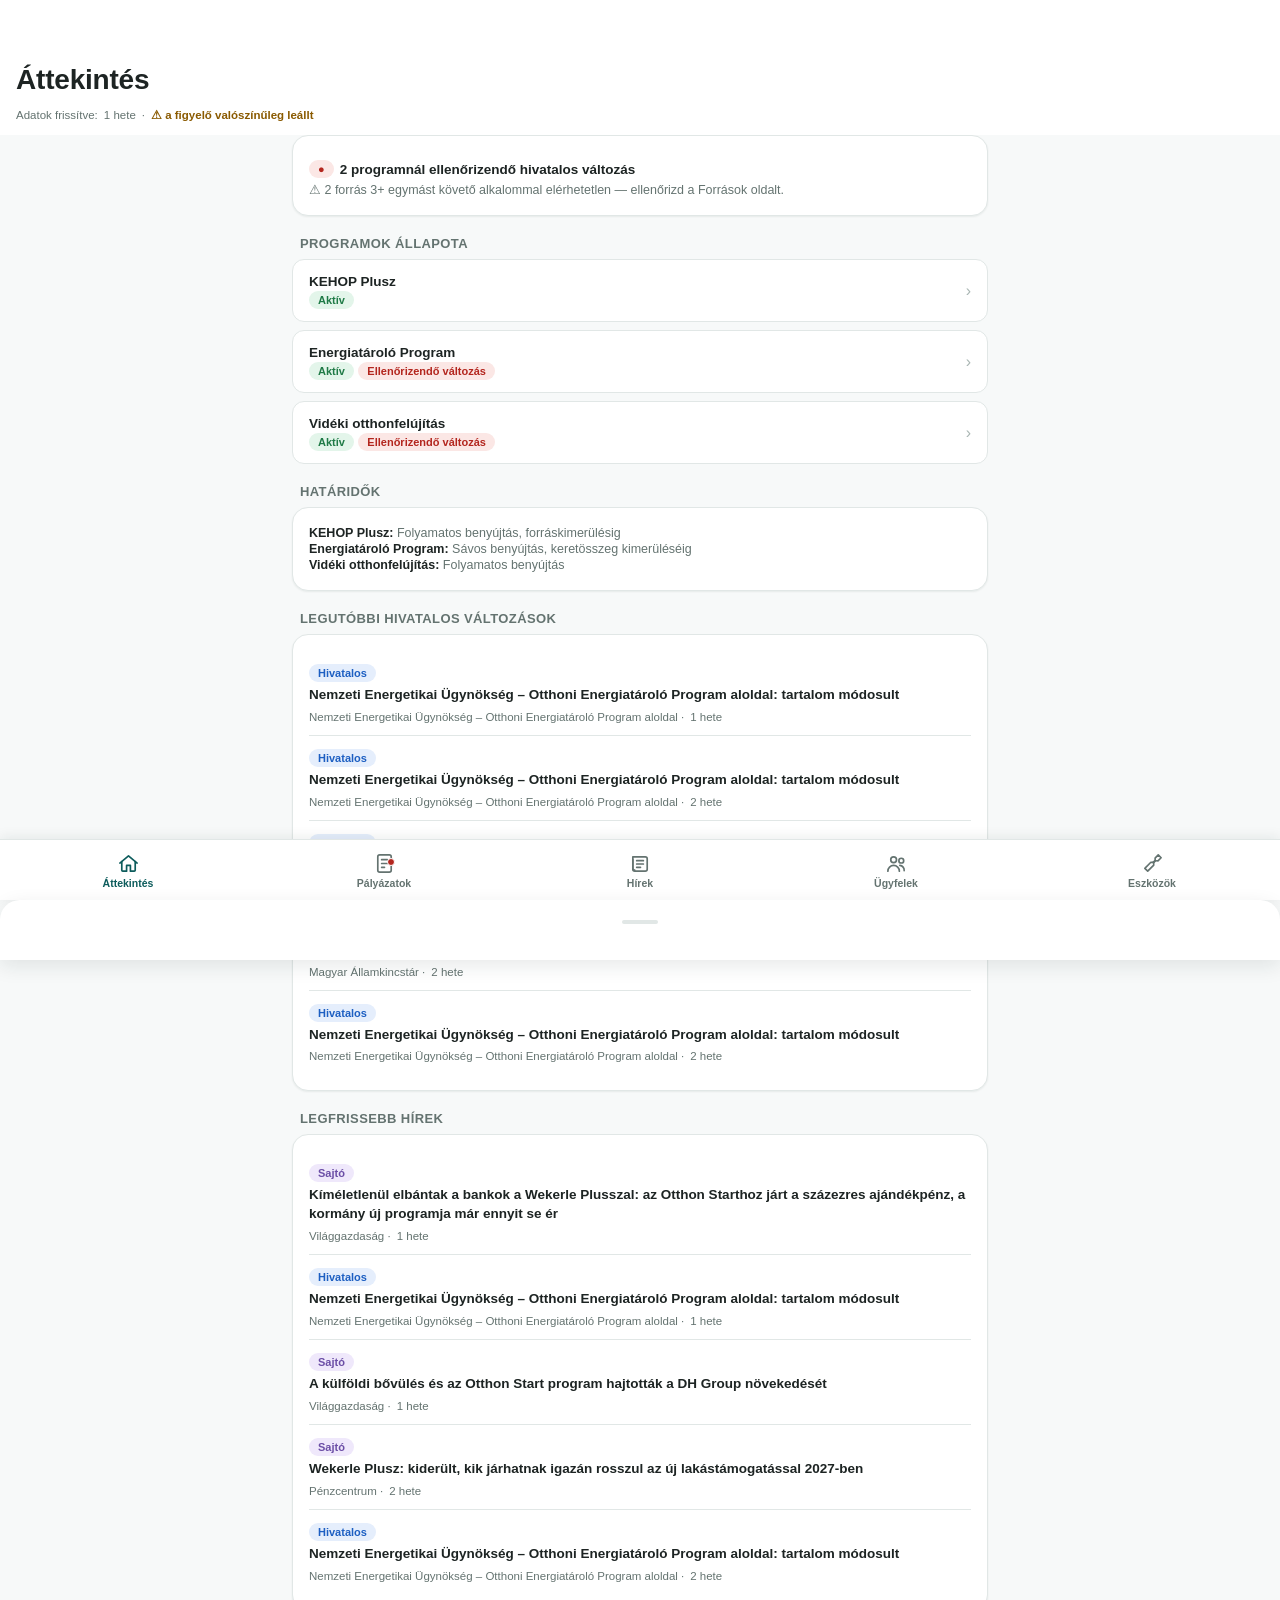
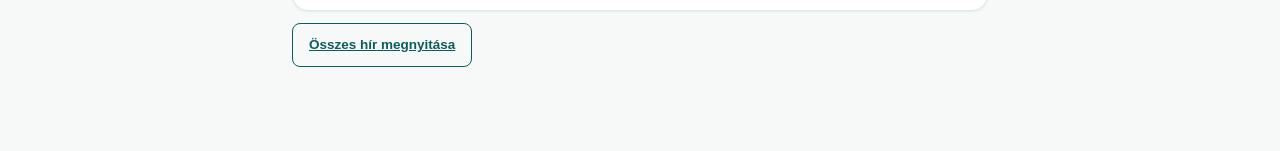
<file: index.html>
<!doctype html>
<html lang="hu">
<head>
<meta charset="UTF-8">
<meta http-equiv="refresh" content="0; url=palyazatfigyelo.html">
<link rel="canonical" href="palyazatfigyelo.html">
<title>Pályázatfigyelő</title>
</head>
<body>
<p>Átirányítás ide: <a href="palyazatfigyelo.html">palyazatfigyelo.html</a>…</p>
<script>location.replace("palyazatfigyelo.html");</script>
</body>
</html>
</file>
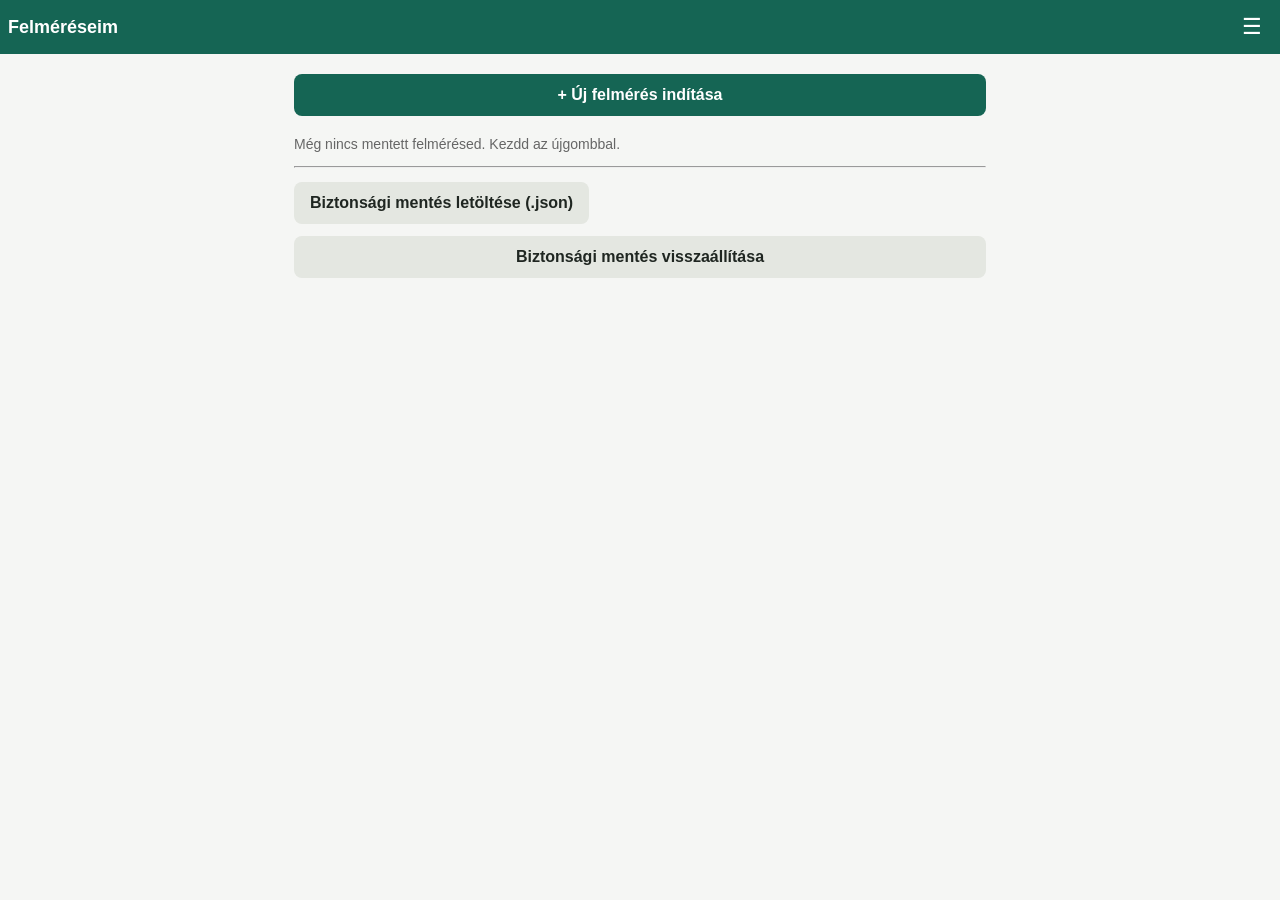
<file: energetikai-felmeres/index.html>
<!doctype html>
<html lang="hu">
<head>
<meta charset="UTF-8">
<meta name="viewport" content="width=device-width, initial-scale=1, viewport-fit=cover">
<title>Energetikai felülvizsgálat</title>
<meta name="description" content="Terepi adatfelvétel energetikai felülvizsgálathoz — minden adat csak a telefonon tárolódik.">
<meta name="theme-color" content="#156554">
<link rel="manifest" href="manifest.json">
<link rel="apple-touch-icon" href="icons/apple-touch-icon.png">
<link rel="icon" href="icons/icon-192.png">
<link rel="stylesheet" href="style.css">
</head>
<body>
<div id="app"></div>

<script src="vendor/docx.iife.js"></script>
<script src="schema.js"></script>
<script src="storage.js"></script>
<script src="render.js"></script>
<script src="export.js"></script>
<script src="app.js"></script>
</body>
</html>
</file>
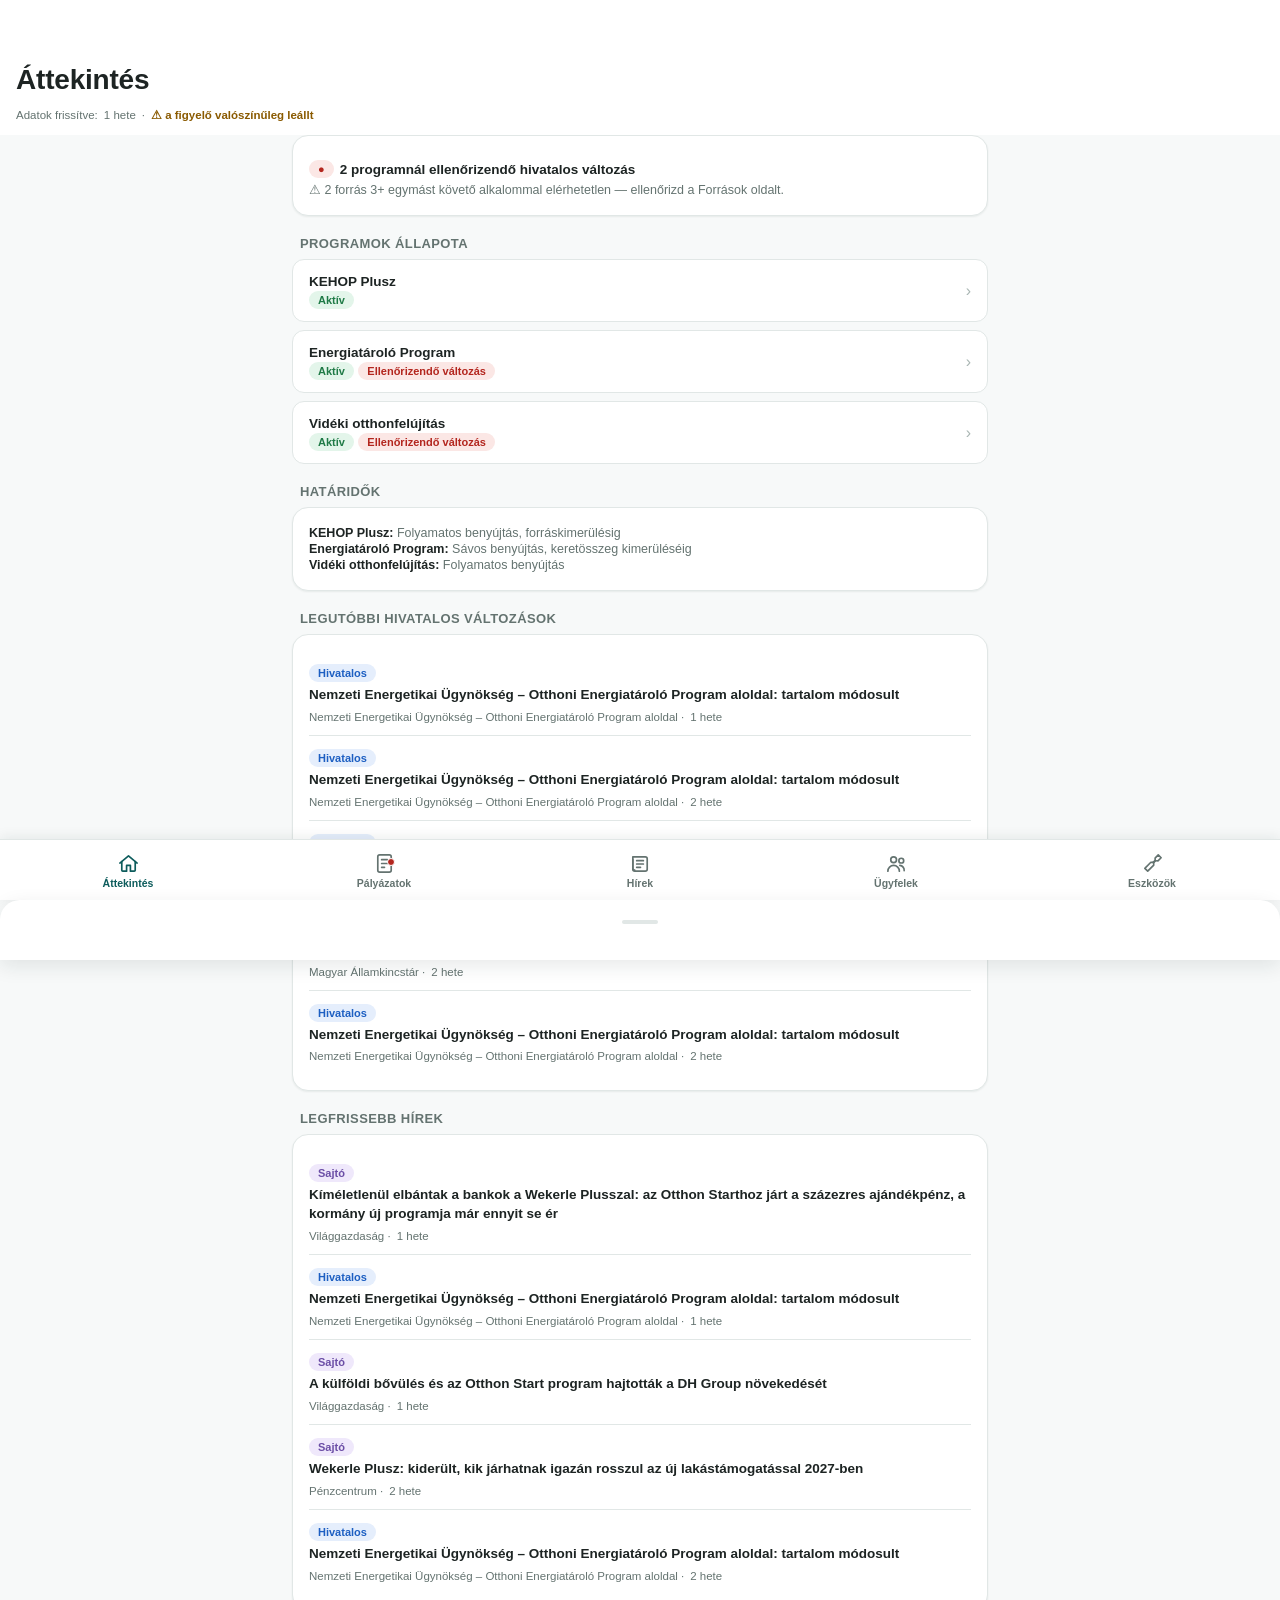
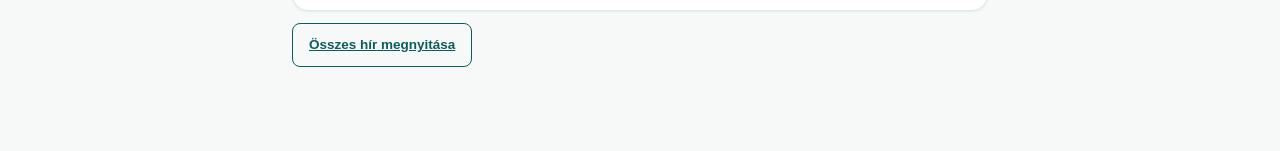
<file: palyazatfigyelo.html>
<!doctype html>
<html lang="hu">
<head>
<meta charset="UTF-8">
<meta name="viewport" content="width=device-width, initial-scale=1, viewport-fit=cover">
<title>Pályázatfigyelő</title>
<meta name="description" content="Lakossági felújítási és energetikai pályázatok (KEHOP Plusz, Otthoni Energiatároló Program, vidéki otthonfelújítás) nyomon követése, jogosultság-ellenőrzés, kalkulátor, ügyfélkezelés és hírfigyelés.">

<!-- PWA -->
<link rel="manifest" href="manifest.json">
<meta name="theme-color" content="#0D5C5C" media="(prefers-color-scheme: light)">
<meta name="theme-color" content="#121615" media="(prefers-color-scheme: dark)">

<!-- iOS / apple specifikus meta tagek: enélkül kezdőképernyőről nem standalone-ként indul -->
<meta name="apple-mobile-web-app-capable" content="yes">
<meta name="mobile-web-app-capable" content="yes">
<meta name="apple-mobile-web-app-status-bar-style" content="black-translucent">
<meta name="apple-mobile-web-app-title" content="Pályázatfigyelő">
<link rel="apple-touch-icon" href="icons/apple-touch-icon.png">
<link rel="icon" type="image/png" sizes="192x192" href="icons/icon-192.png">
<link rel="icon" type="image/png" sizes="512x512" href="icons/icon-512.png">

<style>
  /* ============================================================
     DESIGN TOKENS
     ============================================================ */
  :root{
    --teal:#0D5C5C;
    --teal-dark:#083F3F;
    --teal-light:#E4F0EF;
    --on-teal:#FFFFFF;

    /* 9-lépéses hideg szürke skála */
    --gray-50:#F7F9F9;
    --gray-100:#EEF2F1;
    --gray-200:#E1E7E6;
    --gray-300:#CBD5D3;
    --gray-400:#A9B6B3;
    --gray-500:#84928F;
    --gray-600:#647370;
    --gray-700:#4A5654;
    --gray-800:#333D3B;
    --gray-900:#1D2423;

    --bg:var(--gray-50);
    --surface:#FFFFFF;
    --surface-2:var(--gray-100);
    --ink:var(--gray-900);
    --muted:var(--gray-600);
    --line:var(--gray-200);
    --overlay:rgba(20,28,26,.42);

    --status-open-fg:#1F7A46;       --status-open-bg:#E3F5EA;
    --status-suspended-fg:#8A5A00;  --status-suspended-bg:#FCEFD6;
    --status-closed-fg:#B3261E;     --status-closed-bg:#FBE7E5;
    --status-announced-fg:#1D5FC2;  --status-announced-bg:#E5EEFC;

    --tier-official-fg:#1D5FC2;   --tier-official-bg:#E5EEFC;
    --tier-press-fg:#6B4EA6;      --tier-press-bg:#EFE8FB;
    --tier-aggregator-fg:#647370; --tier-aggregator-bg:#EEF2F1;

    --radius-sm:8px; --radius-md:12px; --radius-lg:16px;
    --shadow-sm:0 1px 2px rgba(15,40,35,.07);
    --shadow-md:0 6px 20px rgba(15,40,35,.10);
    --sp-1:4px; --sp-2:8px; --sp-3:12px; --sp-4:16px; --sp-5:20px; --sp-6:24px; --sp-8:32px;
    --font:-apple-system,BlinkMacSystemFont,"Segoe UI",Roboto,"Helvetica Neue",Arial,sans-serif;
    --header-h:56px;
    --tabbar-h:60px;
    --motion-fast:170ms;
  }
  @media (prefers-color-scheme: dark){
    :root:not([data-theme="light"]){
      --bg:#121615; --surface:#1B211F; --surface-2:#222927;
      --ink:#EDF3F1; --muted:#9BAAA7; --line:#2B3331;
      --overlay:rgba(0,0,0,.55);
      --teal:#57CFCF; --teal-dark:#3AA5A5; --teal-light:#16302F; --on-teal:#06201F;
      --status-open-bg:#12331F; --status-suspended-bg:#392B0C; --status-closed-bg:#3A1815; --status-announced-bg:#0E2A48;
      --status-open-fg:#6FDB9B; --status-suspended-fg:#E8B95C; --status-closed-fg:#F0938B; --status-announced-fg:#8FB8F2;
      --tier-official-bg:#0E2A48; --tier-official-fg:#8FB8F2;
      --tier-press-bg:#2A2140; --tier-press-fg:#C6AEEE;
      --tier-aggregator-bg:#222927; --tier-aggregator-fg:#9BAAA7;
      --shadow-sm:0 1px 2px rgba(0,0,0,.45); --shadow-md:0 8px 24px rgba(0,0,0,.5);
    }
  }
  :root[data-theme="dark"]{
    --bg:#121615; --surface:#1B211F; --surface-2:#222927;
    --ink:#EDF3F1; --muted:#9BAAA7; --line:#2B3331;
    --overlay:rgba(0,0,0,.55);
    --teal:#57CFCF; --teal-dark:#3AA5A5; --teal-light:#16302F; --on-teal:#06201F;
    --status-open-bg:#12331F; --status-suspended-bg:#392B0C; --status-closed-bg:#3A1815; --status-announced-bg:#0E2A48;
    --status-open-fg:#6FDB9B; --status-suspended-fg:#E8B95C; --status-closed-fg:#F0938B; --status-announced-fg:#8FB8F2;
    --tier-official-bg:#0E2A48; --tier-official-fg:#8FB8F2;
    --tier-press-bg:#2A2140; --tier-press-fg:#C6AEEE;
    --tier-aggregator-bg:#222927; --tier-aggregator-fg:#9BAAA7;
    --shadow-sm:0 1px 2px rgba(0,0,0,.45); --shadow-md:0 8px 24px rgba(0,0,0,.5);
  }

  *{box-sizing:border-box;}
  html,body{margin:0;padding:0;}
  body{
    background:var(--bg); color:var(--ink); font-family:var(--font);
    -webkit-font-smoothing:antialiased; min-height:100vh;
    padding-bottom:calc(var(--tabbar-h) + env(safe-area-inset-bottom));
  }
  .tabular{font-variant-numeric:tabular-nums;}
  a{color:var(--teal);}
  button{font-family:inherit;}
  :focus-visible{outline:2px solid var(--teal); outline-offset:2px; border-radius:4px;}

  /* ============================================================
     FEJLÉC — nagy cím, görgetésre összecsukódó, blur sávval
     ============================================================ */
  header.appbar{
    position:sticky; top:0; z-index:40;
    background:var(--surface);
    border-bottom:1px solid transparent;
    padding-top:env(safe-area-inset-top);
    transition:background var(--motion-fast) ease, border-color var(--motion-fast) ease;
  }
  header.appbar .bar{
    display:flex; align-items:center; gap:var(--sp-2);
    min-height:var(--header-h); padding:0 var(--sp-4);
  }
  header.appbar .large-title{
    font-size:28px; font-weight:800; letter-spacing:-.2px; color:var(--ink);
    padding:var(--sp-2) var(--sp-4) var(--sp-3);
    transition:font-size var(--motion-fast) ease, padding var(--motion-fast) ease, opacity var(--motion-fast) ease;
  }
  header.appbar .compact-title{
    font-size:16px; font-weight:700; opacity:0; transform:translateY(4px);
    transition:opacity var(--motion-fast) ease, transform var(--motion-fast) ease;
  }
  header.appbar.collapsed{
    background:color-mix(in srgb, var(--surface) 82%, transparent);
    backdrop-filter:saturate(160%) blur(14px);
    -webkit-backdrop-filter:saturate(160%) blur(14px);
    border-bottom-color:var(--line);
  }
  header.appbar.collapsed .large-title{font-size:0; padding-top:0; padding-bottom:0; opacity:0;}
  header.appbar.collapsed .compact-title{opacity:1; transform:none;}
  header.appbar .icon-btn{
    width:40px;height:40px;border-radius:50%;border:none;background:transparent;color:var(--ink);
    display:flex;align-items:center;justify-content:center;cursor:pointer;flex:none;
  }
  header.appbar .icon-btn:hover{background:var(--surface-2);}
  .meta-line{
    font-size:11.5px; color:var(--muted); padding:0 var(--sp-4) var(--sp-3);
    display:flex; align-items:center; gap:6px; flex-wrap:wrap;
  }
  .meta-line .stale{color:var(--status-suspended-fg); font-weight:700;}
  .offline-bar{
    background:var(--status-suspended-bg); color:var(--status-suspended-fg);
    font-size:12px; font-weight:700; text-align:center; padding:6px var(--sp-4);
    display:none;
  }
  .offline-bar.show{display:block;}

  main{max-width:720px;margin:0 auto;padding:0 var(--sp-3) var(--sp-6);}
  .view{display:none;}
  .view.active{display:block;}
  ::view-transition-old(root), ::view-transition-new(root){animation-duration:var(--motion-fast);}
  @media (prefers-reduced-motion: reduce){
    ::view-transition-old(root), ::view-transition-new(root){animation:none;}
    *{transition-duration:0ms !important;}
  }

  h2.section-title{font-size:13px;font-weight:700;text-transform:uppercase;letter-spacing:.4px;color:var(--muted);margin:var(--sp-5) var(--sp-2) var(--sp-2);}
  h2.section-title:first-child{margin-top:var(--sp-3);}

  /* ============================================================
     ALSÓ TABBAR — inline SVG ikonok
     ============================================================ */
  nav.tabbar{
    position:fixed; bottom:0; left:0; right:0; z-index:50;
    background:var(--surface); border-top:1px solid var(--line);
    display:flex; padding-bottom:env(safe-area-inset-bottom);
    box-shadow:0 -2px 12px rgba(15,40,35,.08);
  }
  nav.tabbar button{
    flex:1; background:none; border:none; cursor:pointer;
    display:flex; flex-direction:column; align-items:center; justify-content:center; gap:2px;
    min-height:var(--tabbar-h); padding:6px 2px; color:var(--muted); font-size:10.5px; font-weight:600;
  }
  nav.tabbar button svg{width:23px;height:23px;stroke:currentColor;stroke-width:1.75;fill:none;stroke-linecap:round;stroke-linejoin:round;}
  nav.tabbar button.active{color:var(--teal);}
  nav.tabbar button .dot-alert{
    position:absolute; margin-left:14px; margin-top:-16px;
    width:8px;height:8px;border-radius:50%;background:var(--status-closed-fg);
    border:1.5px solid var(--surface);
  }
  nav.tabbar button{position:relative;}

  /* ============================================================
     KÖZÖS KOMPONENSEK
     ============================================================ */
  .card{
    background:var(--surface); border:1px solid var(--line); border-radius:var(--radius-lg);
    padding:var(--sp-4); margin-bottom:var(--sp-3); box-shadow:var(--shadow-sm);
  }
  .list-row{
    display:flex; align-items:center; gap:var(--sp-3);
    background:var(--surface); border:1px solid var(--line); border-radius:var(--radius-md);
    padding:var(--sp-3) var(--sp-4); margin-bottom:var(--sp-2); cursor:pointer; min-height:44px;
    text-decoration:none; color:inherit;
  }
  .list-row:active{background:var(--surface-2);}
  .list-row .chev{color:var(--gray-400); flex:none;}
  .card h3{margin:0 0 4px; font-size:15.5px; color:var(--ink); font-weight:700;}
  .card .meta-row{display:flex;flex-wrap:wrap;gap:6px;margin:var(--sp-2) 0 var(--sp-1);align-items:center;}
  .summary{font-size:13.5px;color:var(--ink);line-height:1.5;margin:6px 0;}
  .kv{font-size:12.5px;color:var(--muted);margin:2px 0;}
  .kv b{color:var(--ink);font-weight:600;}

  .pill{
    font-size:11px; font-weight:700; padding:3px 9px; border-radius:20px;
    background:var(--surface-2); color:var(--muted); display:inline-flex; align-items:center; gap:4px;
    white-space:nowrap;
  }
  .pill.status-open{background:var(--status-open-bg);color:var(--status-open-fg);}
  .pill.status-suspended{background:var(--status-suspended-bg);color:var(--status-suspended-fg);}
  .pill.status-closed{background:var(--status-closed-bg);color:var(--status-closed-fg);}
  .pill.status-announced{background:var(--status-announced-bg);color:var(--status-announced-fg);}
  .pill.tier-official{background:var(--tier-official-bg);color:var(--tier-official-fg);}
  .pill.tier-press{background:var(--tier-press-bg);color:var(--tier-press-fg);}
  .pill.tier-aggregator{background:var(--tier-aggregator-bg);color:var(--tier-aggregator-fg);}
  .pill.alert{background:var(--status-closed-bg);color:var(--status-closed-fg);}
  .pill.dim{opacity:.7;}

  details{margin-top:var(--sp-2);}
  details summary{cursor:pointer;font-size:12.5px;color:var(--teal);font-weight:700;list-style:none;}
  details summary::-webkit-details-marker{display:none;}
  details summary::before{content:"▸ ";}
  details[open] summary::before{content:"▾ ";}
  details ul{margin:var(--sp-2) 0 0;padding-left:18px;font-size:12.5px;color:var(--ink);}
  details ul li{margin-bottom:4px;}
  .card .link-btn{
    display:inline-flex;align-items:center;gap:6px;margin-top:var(--sp-3);font-size:12.5px;font-weight:700;color:var(--on-teal);
    background:var(--teal);padding:9px 14px;border-radius:var(--radius-sm);text-decoration:none;min-height:38px;
  }

  label{display:block;font-size:12.5px;font-weight:700;color:var(--ink);margin:var(--sp-3) 0 4px;}
  input[type=text],input[type=number],input[type=tel],input[type=email],select,textarea{
    width:100%;padding:11px 12px;border:1px solid var(--line);border-radius:var(--radius-sm);
    font-size:14px;font-family:inherit;background:var(--surface);color:var(--ink);min-height:44px;
  }
  textarea{min-height:64px;resize:vertical;}
  .btn{
    display:inline-flex;align-items:center;justify-content:center;gap:6px;
    background:var(--teal);color:var(--on-teal);border:none;border-radius:var(--radius-sm);
    padding:11px 16px;font-size:13.5px;font-weight:700;cursor:pointer;min-height:44px;
  }
  .btn.secondary{background:transparent;color:var(--teal);border:1px solid var(--teal);}
  .btn.danger{background:var(--status-closed-fg);}
  .btn.ghost{background:var(--surface-2);color:var(--ink);}
  .btn-row{display:flex;gap:8px;margin-top:var(--sp-3);flex-wrap:wrap;}

  .segmented{
    display:flex; background:var(--surface-2); border-radius:var(--radius-sm); padding:3px; gap:2px;
    margin:var(--sp-2) 0 var(--sp-3);
  }
  .segmented button{
    flex:1; border:none; background:transparent; color:var(--muted); font-size:12.5px; font-weight:700;
    padding:8px 4px; border-radius:7px; cursor:pointer; min-height:38px;
  }
  .segmented button.sel{background:var(--surface); color:var(--ink); box-shadow:var(--shadow-sm);}

  .empty{color:var(--muted);font-size:13.5px;text-align:center;padding:var(--sp-8) var(--sp-4);line-height:1.5;}
  .disclaimer{font-size:11.5px;color:var(--muted);text-align:center;margin-top:var(--sp-5);line-height:1.6;padding:0 var(--sp-3);}

  /* Skeletonok */
  @keyframes shimmer{0%{background-position:-120px 0;}100%{background-position:120px 0;}}
  .skeleton{
    background:linear-gradient(90deg, var(--surface-2) 25%, var(--line) 37%, var(--surface-2) 63%);
    background-size:240px 100%; animation:shimmer 1.3s linear infinite;
    border-radius:var(--radius-md); height:14px; margin:6px 0;
  }
  @media (prefers-reduced-motion: reduce){ .skeleton{animation:none;} }
  .skeleton-card{padding:var(--sp-4);}
  .skeleton-card .skeleton.title{width:60%;height:16px;}
  .skeleton-card .skeleton.line{width:90%;}
  .skeleton-card .skeleton.short{width:40%;}

  /* Pull-to-refresh */
  .ptr-indicator{
    display:flex; align-items:center; justify-content:center; height:0; overflow:hidden;
    color:var(--muted); font-size:12px; font-weight:600; gap:6px; transition:height .1s ease;
  }
  .ptr-indicator .spin{
    width:15px;height:15px;border-radius:50%;border:2px solid var(--line);border-top-color:var(--teal);
    animation:spin .7s linear infinite;
  }
  @keyframes spin{to{transform:rotate(360deg);}}

  /* Toast */
  #toast{
    position:fixed; left:50%; bottom:calc(var(--tabbar-h) + env(safe-area-inset-bottom) + 14px);
    transform:translateX(-50%) translateY(8px); background:var(--gray-900); color:#fff;
    padding:10px 16px; border-radius:999px; font-size:12.5px; font-weight:600; z-index:80;
    opacity:0; pointer-events:none; transition:opacity .2s ease, transform .2s ease; box-shadow:var(--shadow-md);
    max-width:88vw; text-align:center;
  }
  :root[data-theme="dark"] #toast, @media (prefers-color-scheme:dark){ }
  #toast.show{opacity:1; transform:translateX(-50%) translateY(0);}

  /* Bottom sheet */
  #sheetBackdrop{
    position:fixed; inset:0; background:var(--overlay); z-index:90; opacity:0; pointer-events:none;
    transition:opacity .2s ease;
  }
  #sheetBackdrop.show{opacity:1; pointer-events:auto;}
  #sheet{
    position:fixed; left:0; right:0; bottom:0; z-index:91; background:var(--surface);
    border-radius:20px 20px 0 0; padding:var(--sp-5) var(--sp-4) calc(var(--sp-5) + env(safe-area-inset-bottom));
    transform:translateY(100%); transition:transform .22s ease; max-height:80vh; overflow:auto;
    box-shadow:var(--shadow-md);
  }
  #sheet.show{transform:translateY(0);}
  #sheet .handle{width:36px;height:4px;background:var(--line);border-radius:4px;margin:0 auto var(--sp-4);}
  #sheet h3{margin:0 0 var(--sp-2);font-size:16px;}
  #sheet p{font-size:13.5px;color:var(--muted);line-height:1.5;margin:0 0 var(--sp-4);}

  /* Hírek */
  .news-item{padding:var(--sp-3) 0;border-bottom:1px solid var(--line);}
  .news-item:last-child{border-bottom:none;}
  .news-item .title{font-size:13.5px;font-weight:600;line-height:1.4;margin:4px 0 6px;display:block;color:var(--ink);text-decoration:none;}
  .news-item .foot{display:flex;align-items:center;gap:6px;flex-wrap:wrap;font-size:11.5px;color:var(--muted);}

  /* Ügyfelek */
  .client-card .top-row{display:flex;justify-content:space-between;align-items:flex-start;gap:8px;}
  .client-card .name{font-size:15px;font-weight:700;}
  .checklist label.chk{display:flex;align-items:center;gap:8px;font-weight:500;font-size:13px;margin:6px 0;min-height:28px;}
  .checklist input[type=checkbox]{width:19px;height:19px;accent-color:var(--teal);flex:none;}

  .calc-result{margin-top:var(--sp-4);background:var(--teal);color:var(--on-teal);border-radius:var(--radius-lg);padding:var(--sp-5);}
  .calc-result .amount{font-size:26px;font-weight:800;}
  .calc-result .label{font-size:12px;opacity:.85;margin-bottom:2px;}
  .calc-result .note{font-size:11.5px;opacity:.85;margin-top:var(--sp-3);}

  .tools-grid{display:flex;flex-direction:column;gap:var(--sp-2);}

  ::selection{background:var(--teal-light);}
</style>
</head>
<body>

<div id="offlineBar" class="offline-bar">Nincs internetkapcsolat — a legutóbb mentett adatokat látod.</div>

<header class="appbar" id="appHeader">
  <div class="bar">
    <div class="compact-title" id="compactTitle">Áttekintés</div>
  </div>
  <div class="large-title" id="largeTitle">Áttekintés</div>
  <div class="meta-line" id="metaLine">Adatok frissítve: —</div>
</header>

<main id="mainScroll">
  <div class="ptr-indicator" id="ptrIndicator"><span class="spin"></span><span id="ptrLabel">Frissítés…</span></div>

  <!-- ÁTTEKINTÉS -->
  <section id="view-home" class="view">
    <div id="homeSkeleton"></div>
    <div id="homeContent" style="display:none;"></div>
  </section>

  <!-- PÁLYÁZATOK (lista) -->
  <section id="view-programs" class="view">
    <div id="programList"></div>
  </section>

  <!-- PÁLYÁZAT RÉSZLETEK -->
  <section id="view-program-detail" class="view">
    <button class="btn ghost" id="backFromDetail" style="margin-bottom:var(--sp-3);">← Vissza a pályázatokhoz</button>
    <div id="programDetail"></div>
  </section>

  <!-- HÍREK -->
  <section id="view-news" class="view">
    <div class="segmented" id="newsFilter">
      <button data-f="all" class="sel">Mind</button>
      <button data-f="official">Hivatalos</button>
      <button data-f="press">Sajtó</button>
      <button data-f="aggregator">Aggregátor</button>
    </div>
    <div id="newsSkeleton"></div>
    <div id="newsList"></div>
  </section>

  <!-- ÜGYFELEK -->
  <section id="view-clients" class="view">
    <details id="newClientBox">
      <summary style="font-size:13.5px;">+ Új ügyfél / projekt hozzáadása</summary>
      <div class="card" style="margin-top:8px;">
        <label for="cName">Név</label>
        <input type="text" id="cName" placeholder="Kovács Anna">
        <label for="cContact">Elérhetőség</label>
        <input type="text" id="cContact" placeholder="telefon vagy e-mail">
        <label for="cProgram">Érintett program</label>
        <select id="cProgram"></select>
        <label for="cNote">Megjegyzés</label>
        <textarea id="cNote" placeholder="pl. napelemes rendszer cseréje, 6 kW"></textarea>
        <div class="btn-row"><button class="btn" id="addClientBtn">Ügyfél mentése</button></div>
      </div>
    </details>
    <div id="clientList" style="margin-top:12px;"></div>
  </section>

  <!-- ESZKÖZÖK -->
  <section id="view-tools" class="view">
    <h2 class="section-title">Eszközök</h2>
    <div class="tools-grid">
      <a class="list-row" href="#/eszkozok/jogosultsag" aria-label="Jogosultság-ellenőrző megnyitása">
        <span style="flex:1;">Jogosultság-ellenőrző<br><span class="kv">Válaszolj pár kérdésre, megmutatjuk mely programoknak felelhetsz meg</span></span>
        <span class="chev">›</span>
      </a>
      <a class="list-row" href="#/eszkozok/kalkulator" aria-label="Támogatás-kalkulátor megnyitása">
        <span style="flex:1;">Támogatás-kalkulátor<br><span class="kv">Tájékoztató becslés a várható támogatás összegéről</span></span>
        <span class="chev">›</span>
      </a>
      <a class="list-row" href="#/eszkozok/forrasok" aria-label="Források megnyitása">
        <span style="flex:1;">Források<br><span class="kv">Figyelt hivatalos, sajtó- és aggregátor-oldalak állapota</span></span>
        <span class="chev">›</span>
      </a>
    </div>

    <h2 class="section-title">Heti ellenőrzési ciklus</h2>
    <div class="card">
      <p class="kv" id="weeklyStatusText">—</p>
      <div class="btn-row"><button class="btn secondary" id="weeklyAckBtn">Heti ellenőrzés megtörtént</button></div>
    </div>

    <h2 class="section-title">Megjelenés</h2>
    <div class="card">
      <div class="segmented" id="themeSwitch">
        <button data-t="system">Rendszer</button>
        <button data-t="light">Világos</button>
        <button data-t="dark">Sötét</button>
      </div>
    </div>
  </section>

  <!-- JOGOSULTSÁG -->
  <section id="view-elig" class="view">
    <button class="btn ghost" id="backFromElig" style="margin-bottom:var(--sp-3);">← Vissza az eszközökhöz</button>
    <p class="kv" style="margin-bottom:10px;">Válaszolj az alábbi kérdésekre, és megmutatjuk, mely programoknak felelhetsz meg. A válaszok csak a saját eszközödön, helyben tárolódnak.</p>
    <div id="questionList"></div>
    <h2 class="section-title">Eredmény</h2>
    <div id="eligResults"></div>
  </section>

  <!-- KALKULÁTOR -->
  <section id="view-calc" class="view">
    <button class="btn ghost" id="backFromCalc" style="margin-bottom:var(--sp-3);">← Vissza az eszközökhöz</button>
    <p class="kv" style="margin-bottom:6px;">Tájékoztató jellegű becslés a várható támogatás összegéről — nem helyettesíti a hivatalos elbírálást.</p>
    <label for="calcProgram">Program</label>
    <select id="calcProgram"></select>
    <label for="calcCost">Tervezett bruttó projektköltség (Ft)</label>
    <input type="number" id="calcCost" min="0" step="10000" placeholder="pl. 8000000">
    <div class="btn-row"><button class="btn" id="calcBtn">Becslés kiszámítása</button></div>
    <div id="calcResult"></div>
  </section>

  <!-- FORRÁSOK -->
  <section id="view-sources" class="view">
    <button class="btn ghost" id="backFromSources" style="margin-bottom:var(--sp-3);">← Vissza az eszközökhöz</button>
    <div id="sourceList"></div>
    <p class="disclaimer">Az adatok tájékoztató jellegűek, a mindenkori hivatalos feltételeket a fenti forrásokon ellenőrizd. A figyelő a forrásoldalak tartalmának változását és a hírfolyamokat észleli, nem a hivatalos állásfoglalást helyettesíti.</p>
  </section>

</main>

<nav class="tabbar" id="tabbar">
  <button data-route="/" aria-label="Áttekintés">
    <svg viewBox="0 0 24 24"><path d="M3 11.5 12 4l9 7.5"/><path d="M5 10v9a1 1 0 0 0 1 1h4v-6h4v6h4a1 1 0 0 0 1-1v-9"/></svg>
    Áttekintés
  </button>
  <button data-route="/palyazatok" aria-label="Pályázatok">
    <svg viewBox="0 0 24 24"><rect x="5" y="3" width="14" height="18" rx="2"/><path d="M9 8h6M9 12h6M9 16h3"/></svg>
    Pályázatok
  </button>
  <button data-route="/hirek" aria-label="Hírek">
    <svg viewBox="0 0 24 24"><path d="M4 5h13a2 2 0 0 1 2 2v11a2 2 0 0 1-2 2H6a2 2 0 0 1-2-2V5Z"/><path d="M8 9h7M8 12.5h7M8 16h4"/><path d="M4 8v9a2 2 0 0 0 2 2"/></svg>
    Hírek
  </button>
  <button data-route="/ugyfelek" aria-label="Ügyfelek">
    <svg viewBox="0 0 24 24"><circle cx="9" cy="8" r="3"/><path d="M3 20c0-3.3 2.7-6 6-6s6 2.7 6 6"/><circle cx="17" cy="9" r="2.5"/><path d="M15.5 14a5 5 0 0 1 4.5 5.5"/></svg>
    Ügyfelek
  </button>
  <button data-route="/eszkozok" aria-label="Eszközök">
    <svg viewBox="0 0 24 24"><path d="M14.7 6.3a3.5 3.5 0 0 1-4.4 4.4L4 17l3 3 6.3-6.3a3.5 3.5 0 0 1 4.4-4.4L21 6l-3-3-3.3 3.3Z"/></svg>
    Eszközök
  </button>
</nav>

<div id="sheetBackdrop"></div>
<div id="sheet" role="dialog" aria-modal="true">
  <div class="handle"></div>
  <div id="sheetContent"></div>
</div>

<div id="toast" role="status" aria-live="polite"></div>

<script>
(function(){
  "use strict";

  /* ============================================================
     1. TÁROLÁS — localStorage-alapú, async wrapper.
     A meglévő kulcsok (pf:checks, pf:projects, pf:answers, pf:weekly)
     sémája NEM változott — nincs szükség migrációra. Két új kulcs
     jött: pf:statusChecks (§7 — "ellenőrizve" nyugta programonként)
     és pf:theme (Rendszer/Világos/Sötét).
     ============================================================ */
  const memoryStore = {};
  async function sGet(key, fallback){
    try{
      const raw = window.localStorage.getItem(key);
      if(raw === null || raw === undefined) return fallback;
      return JSON.parse(raw);
    }catch(err){
      return Object.prototype.hasOwnProperty.call(memoryStore, key) ? memoryStore[key] : fallback;
    }
  }
  async function sSet(key, value){
    try{ window.localStorage.setItem(key, JSON.stringify(value)); }
    catch(err){ memoryStore[key] = value; }
    return value;
  }

  const KEY_CHECKS = "pf:checks";
  const KEY_PROJECTS = "pf:projects";
  const KEY_ANSWERS = "pf:answers";
  const KEY_WEEKLY = "pf:weekly";
  const KEY_STATUS_CHECKS = "pf:statusChecks"; // { [programId]: { lastVerifiedAt: ISO } }
  const KEY_THEME = "pf:theme"; // "system" | "light" | "dark"

  /* ============================================================
     2. ADATOK
     ============================================================ */
  const FALLBACK_PROGRAMS = [
    {id:"kehop-plusz", name:"KEHOP Plusz – Lakossági energiahatékonysági felhívás", shortName:"KEHOP Plusz",
     category:"Energiahatékonyság", targetGroup:"Magánszemély ingatlantulajdonosok", subsidyType:"Vissza nem térítendő támogatás",
     maxAmount:"Legfeljebb 11 millió Ft", ownContribution:"min. 30%", deadline:"Folyamatos, forráskimerülésig", status:"aktív",
     summary:"Napelem, hőszivattyú, nyílászáró-csere és hőszigetelés támogatása lakóépületekben.",
     eligibility:["Tulajdonos vagy résztulajdonos","Életvitelszerű lakhatás","Nincs köztartozás"],
     requiredDocs:["Tulajdoni lap","Energetikai tanúsítvány","Kivitelezői árajánlat"],
     applyUrl:"https://www.palyazat.gov.hu/", watchUrl:"https://kormany.hu/kormanyzat/energiaugyi-miniszterium/hirek", lastChanged:null},
    {id:"energiatarolo", name:"Otthoni Energiatároló Program", shortName:"Energiatároló Program",
     category:"Energiatárolás", targetGroup:"Meglévő napelemes háztartások", subsidyType:"Vissza nem térítendő támogatás",
     maxAmount:"Legfeljebb 3,5 millió Ft", ownContribution:"min. 50%", deadline:"Sávos, keretkimerülésig", status:"aktív",
     summary:"Akkumulátoros energiatároló telepítésének támogatása meglévő napelem mellé.",
     eligibility:["Van engedélyezett napelemes rendszer","Engedélyes kivitelező telepít"],
     requiredDocs:["Kiserőmű engedély","Kivitelezői ajánlat"],
     applyUrl:"https://kormany.hu/kormanyzat/energiaugyi-miniszterium/hirek", watchUrl:"https://kormany.hu/kormanyzat/energiaugyi-miniszterium/hirek", lastChanged:null},
    {id:"videki-otthonfelujitas", name:"Vidéki otthonfelújítási program", shortName:"Vidéki otthonfelújítás",
     category:"Otthonteremtés, felújítás", targetGroup:"Kistelepülésen otthont vásárlók", subsidyType:"Vissza nem térítendő támogatás",
     maxAmount:"Legfeljebb 15 millió Ft", ownContribution:"egyedi elbírálás", deadline:"Folyamatos", status:"aktív",
     summary:"Kistelepülésen ingatlan vásárlásához és felújításához nyújtott támogatás.",
     eligibility:["5000 fő alatti település","Beköltözési szándék"],
     requiredDocs:["Adásvételi szerződés / tulajdoni lap","Felújítási árajánlat"],
     applyUrl:"https://www.allamkincstar.gov.hu/", watchUrl:"https://www.allamkincstar.gov.hu/", lastChanged:null}
  ];
  const FALLBACK_SOURCES = [];

  let PROGRAMS = [];
  let SOURCES = [];
  let CHANGES = null;
  let NEWS = [];
  let dataLoaded = false;

  async function loadJSON(path, fallback){
    try{
      const res = await fetch(path, {cache:"no-store"});
      if(!res.ok) throw new Error("HTTP "+res.status);
      return await res.json();
    }catch(err){ return fallback; }
  }

  async function loadAllData(){
    const [programs, sources, changes, news] = await Promise.all([
      loadJSON("data/programs.json", FALLBACK_PROGRAMS),
      loadJSON("data/sources.json", FALLBACK_SOURCES),
      loadJSON("data/changes.json", null),
      loadJSON("data/news.json", [])
    ]);
    PROGRAMS = programs; SOURCES = sources; CHANGES = changes; NEWS = Array.isArray(news) ? news : [];
    dataLoaded = true;
  }

  /* ============================================================
     3. SEGÉDFÜGGVÉNYEK
     ============================================================ */
  function escapeHtml(str){
    return String(str==null?"":str).replace(/[&<>"']/g, c=>({"&":"&amp;","<":"&lt;",">":"&gt;",'"':"&quot;","'":"&#39;"}[c]));
  }
  function escapeAttr(str){ return escapeHtml(str); }

  function statusClass(status){
    const s = String(status||"").toLowerCase();
    if(s.includes("felfüggesz")) return "status-suspended";
    if(s.includes("lezár") || s.includes("megszűn")) return "status-closed";
    if(s.includes("terv") || s.includes("várható") || s.includes("bejelent")) return "status-announced";
    return "status-open";
  }
  function statusLabel(status){ return status ? status.charAt(0).toUpperCase()+status.slice(1) : "ismeretlen"; }

  const TIER_LABEL = {official:"Hivatalos", press:"Sajtó", aggregator:"Aggregátor"};
  function tierPill(tier){
    if(!tier) return "";
    return `<span class="pill tier-${escapeAttr(tier)}">${escapeHtml(TIER_LABEL[tier]||tier)}</span>`;
  }

  function fmtDateTime(iso){
    if(!iso) return "—";
    try{
      return new Date(iso).toLocaleString("hu-HU", {year:"numeric",month:"2-digit",day:"2-digit",hour:"2-digit",minute:"2-digit"});
    }catch(e){ return iso; }
  }
  function fmtDate(iso){
    if(!iso) return "—";
    try{ return new Date(iso).toLocaleDateString("hu-HU", {year:"numeric",month:"2-digit",day:"2-digit"}); }
    catch(e){ return iso; }
  }
  function relativeTime(iso){
    if(!iso) return "—";
    const d = new Date(iso);
    if(isNaN(d.getTime())) return "—";
    const diffMs = Date.now() - d.getTime();
    const min = Math.round(diffMs/60000);
    if(min < 1) return "most";
    if(min < 60) return min+" perce";
    const hrs = Math.round(min/60);
    if(hrs < 24) return hrs+" órája";
    const days = Math.round(hrs/24);
    if(days < 7) return days+" napja";
    const weeks = Math.round(days/7);
    if(weeks < 5) return weeks+" hete";
    return fmtDate(iso);
  }
  function timeEl(iso){
    return `<span class="tabular" title="${escapeAttr(fmtDateTime(iso))}">${escapeHtml(relativeTime(iso))}</span>`;
  }

  function toast(msg){
    const el = document.getElementById("toast");
    el.textContent = msg;
    el.classList.add("show");
    clearTimeout(toast._t);
    toast._t = setTimeout(()=>el.classList.remove("show"), 2600);
  }

  function openSheet(html){
    document.getElementById("sheetContent").innerHTML = html;
    document.getElementById("sheetBackdrop").classList.add("show");
    document.getElementById("sheet").classList.add("show");
  }
  function closeSheet(){
    document.getElementById("sheetBackdrop").classList.remove("show");
    document.getElementById("sheet").classList.remove("show");
  }
  document.getElementById("sheetBackdrop").addEventListener("click", closeSheet);

  function skeletonCards(n){
    let html = "";
    for(let i=0;i<n;i++){
      html += `<div class="card skeleton-card"><div class="skeleton title"></div><div class="skeleton line"></div><div class="skeleton line short"></div></div>`;
    }
    return html;
  }

  /* ============================================================
     4. TÉMA (rendszer / világos / sötét)
     ============================================================ */
  async function initTheme(){
    const theme = await sGet(KEY_THEME, "system");
    applyTheme(theme);
    document.querySelectorAll("#themeSwitch button").forEach(b=>{
      b.classList.toggle("sel", b.dataset.t===theme);
      b.addEventListener("click", async ()=>{
        await sSet(KEY_THEME, b.dataset.t);
        applyTheme(b.dataset.t);
        document.querySelectorAll("#themeSwitch button").forEach(x=>x.classList.toggle("sel", x===b));
        toast("Megjelenés frissítve");
      });
    });
  }
  function applyTheme(theme){
    if(theme==="light" || theme==="dark") document.documentElement.setAttribute("data-theme", theme);
    else document.documentElement.removeAttribute("data-theme");
  }

  /* ============================================================
     5. FEJLÉC — cím + görgetésre összecsukódás + adatfrissítési sor
     ============================================================ */
  const ROUTE_TITLES = {
    "/":"Áttekintés", "/palyazatok":"Pályázatok", "/hirek":"Hírek", "/ugyfelek":"Ügyfelek",
    "/eszkozok":"Eszközök", "/eszkozok/jogosultsag":"Jogosultság-ellenőrző",
    "/eszkozok/kalkulator":"Kalkulátor", "/eszkozok/forrasok":"Források"
  };
  function setHeaderTitle(title){
    document.getElementById("largeTitle").textContent = title;
    document.getElementById("compactTitle").textContent = title;
  }
  function updateMetaLine(){
    const el = document.getElementById("metaLine");
    if(!CHANGES || !CHANGES.runAt){
      el.innerHTML = "Adatok frissítve: — <span class='kv'>a figyelő még nem futott le</span>";
      return;
    }
    const ageMs = Date.now() - new Date(CHANGES.runAt).getTime();
    const staleHours = ageMs / 36e5;
    let html = `Adatok frissítve: <span class="tabular" title="${escapeAttr(fmtDateTime(CHANGES.runAt))}">${escapeHtml(relativeTime(CHANGES.runAt))}</span>`;
    if(staleHours > 36){
      html += ` · <span class="stale">⚠ a figyelő valószínűleg leállt</span>`;
    }
    el.innerHTML = html;
  }
  const mainScroll = document.getElementById("mainScroll");
  const appHeader = document.getElementById("appHeader");
  window.addEventListener("scroll", ()=>{
    appHeader.classList.toggle("collapsed", window.scrollY > 24);
  }, {passive:true});

  function updateOfflineBar(){
    document.getElementById("offlineBar").classList.toggle("show", !navigator.onLine);
  }
  window.addEventListener("online", updateOfflineBar);
  window.addEventListener("offline", updateOfflineBar);

  /* ============================================================
     6. ROUTING (hash alapú)
     ============================================================ */
  const routes = {};
  function defineRoute(path, viewId, onEnter){ routes[path] = {viewId, onEnter}; }

  function currentPath(){
    let h = location.hash.replace(/^#/, "");
    if(!h) h = "/";
    return h;
  }

  function navigate(){
    const path = currentPath();
    let match = routes[path];
    let param = null;
    if(!match && path.startsWith("/palyazatok/")){
      match = routes["/palyazatok/:id"];
      param = path.slice("/palyazatok/".length);
    }
    if(!match) match = routes["/"];

    const doSwitch = ()=>{
      document.querySelectorAll(".view").forEach(v=>v.classList.toggle("active", v.id==="view-"+match.viewId));
      document.querySelectorAll("nav.tabbar button").forEach(b=>{
        const active = (b.dataset.route === "/" && path === "/") ||
          (b.dataset.route !== "/" && path.indexOf(b.dataset.route) === 0);
        b.classList.toggle("active", active);
      });
      setHeaderTitle(ROUTE_TITLES[path] || (param ? "Pályázat részletei" : "Pályázatfigyelő"));
      window.scrollTo(0,0);
      if(match.onEnter) match.onEnter(param);
    };

    if(document.startViewTransition && !window.matchMedia("(prefers-reduced-motion: reduce)").matches){
      document.startViewTransition(doSwitch);
    } else {
      doSwitch();
    }
  }
  window.addEventListener("hashchange", navigate);

  document.querySelectorAll("nav.tabbar button").forEach(b=>{
    b.addEventListener("click", ()=>{ location.hash = "#"+b.dataset.route; });
  });
  document.getElementById("backFromDetail").addEventListener("click", ()=>{ location.hash="#/palyazatok"; });
  document.getElementById("backFromElig").addEventListener("click", ()=>{ location.hash="#/eszkozok"; });
  document.getElementById("backFromCalc").addEventListener("click", ()=>{ location.hash="#/eszkozok"; });
  document.getElementById("backFromSources").addEventListener("click", ()=>{ location.hash="#/eszkozok"; });

  /* ============================================================
     7. MEGBÍZHATÓSÁGI SZABÁLY (§7)
     Egy program állapota SOSEM változik automatikusan. Egy hivatalos
     forráson észlelt releváns változás csak egy "Ellenőrizendő
     változás" jelzést tesz ki — a felhasználónak kell megerősítenie,
     hogy ellenőrizte, ez menti el a pf:statusChecks-be a dátummal.
     ============================================================ */
  let statusChecksCache = null;
  async function getStatusChecks(){
    if(!statusChecksCache) statusChecksCache = await sGet(KEY_STATUS_CHECKS, {});
    return statusChecksCache;
  }

  function officialAlertForProgram(programId){
    if(!NEWS.length) return null;
    const lastVerified = statusChecksCache && statusChecksCache[programId] ? statusChecksCache[programId].lastVerifiedAt : null;
    const lastVerifiedMs = lastVerified ? new Date(lastVerified).getTime() : 0;
    const hits = NEWS.filter(n=>{
      if(n.tier !== "official") return false;
      if(!Array.isArray(n.programs) || n.programs.indexOf(programId) === -1) return false;
      const t = new Date(n.publishedAt || n.fetchedAt).getTime();
      return t > lastVerifiedMs;
    });
    if(!hits.length) return null;
    hits.sort((a,b)=> new Date(b.publishedAt||b.fetchedAt) - new Date(a.publishedAt||a.fetchedAt));
    return hits[0];
  }

  async function ackProgramVerified(programId){
    const checks = await getStatusChecks();
    checks[programId] = {lastVerifiedAt: new Date().toISOString()};
    await sSet(KEY_STATUS_CHECKS, checks);
    statusChecksCache = checks;
  }

  /* ============================================================
     8. ÁTTEKINTÉS
     ============================================================ */
  async function renderHome(){
    document.getElementById("homeSkeleton").innerHTML = dataLoaded ? "" : skeletonCards(3);
    document.getElementById("homeContent").style.display = dataLoaded ? "block" : "none";
    if(!dataLoaded) return;

    await getStatusChecks();
    const wrap = document.getElementById("homeContent");
    const results = (CHANGES && Array.isArray(CHANGES.results)) ? CHANGES.results : [];
    const errorCount = results.filter(r=>r.status==="error").length;
    const staleCount = results.filter(r=>(r.consecutiveFailures||0)>=3).length;
    const officialAlertPrograms = PROGRAMS.filter(p=>officialAlertForProgram(p.id));

    let html = "";

    // Figyelő állapota
    let bar = {cls:"status-open", title:"Nincs új változás a figyelt forrásoknál"};
    if(officialAlertPrograms.length){
      bar = {cls:"status-closed", title:officialAlertPrograms.length+" programnál ellenőrizendő hivatalos változás"};
    } else if(errorCount>0){
      bar = {cls:"status-suspended", title:errorCount+" forrás jelenleg nem elérhető"};
    }
    html += `<div class="card">
      <div class="meta-row"><span class="pill ${bar.cls}">●</span><b style="font-size:13.5px;">${escapeHtml(bar.title)}</b></div>
      ${staleCount ? `<p class="kv">⚠ ${staleCount} forrás 3+ egymást követő alkalommal elérhetetlen — ellenőrizd a Források oldalt.</p>` : ""}
    </div>`;

    // Programok állapota egy pillantásra
    html += `<h2 class="section-title">Programok állapota</h2>`;
    PROGRAMS.forEach(p=>{
      const alert = officialAlertForProgram(p.id);
      html += `<a class="list-row" href="#/palyazatok/${encodeURIComponent(p.id)}">
        <span style="flex:1;">
          <b style="font-size:13.5px;">${escapeHtml(p.shortName||p.name)}</b><br>
          <span class="pill ${statusClass(p.status)}">${escapeHtml(statusLabel(p.status))}</span>
          ${alert ? '<span class="pill alert">Ellenőrizendő változás</span>' : ""}
        </span>
        <span class="chev">›</span>
      </a>`;
    });

    // Közelgő határidők
    html += `<h2 class="section-title">Határidők</h2><div class="card">`;
    PROGRAMS.forEach(p=>{
      html += `<p class="kv"><b>${escapeHtml(p.shortName||p.name)}:</b> ${escapeHtml(p.deadline||"—")}</p>`;
    });
    html += `</div>`;

    // Legutóbbi hivatalos változások
    const officialNews = NEWS.filter(n=>n.tier==="official").slice(0,5);
    html += `<h2 class="section-title">Legutóbbi hivatalos változások</h2>`;
    if(!officialNews.length){
      html += `<p class="empty">Az elmúlt időszakban nem volt változás a hivatalos forrásokon.</p>`;
    } else {
      html += `<div class="card">` + officialNews.map(n=>`
        <div class="news-item">
          ${tierPill(n.tier)}
          <a class="title" href="${escapeAttr(n.url)}" target="_blank" rel="noopener">${escapeHtml(n.title)}</a>
          <div class="foot">${escapeHtml(n.sourceName)} · ${timeEl(n.publishedAt||n.fetchedAt)}</div>
        </div>`).join("") + `</div>`;
    }

    // Legutóbbi 5 hír összesen
    const latestNews = NEWS.slice(0,5);
    html += `<h2 class="section-title">Legfrissebb hírek</h2>`;
    if(!latestNews.length){
      html += `<p class="empty">Még nincs betöltött hír.</p>`;
    } else {
      html += `<div class="card">` + latestNews.map(n=>`
        <div class="news-item">
          ${tierPill(n.tier)}
          <a class="title" href="${escapeAttr(n.url)}" target="_blank" rel="noopener">${escapeHtml(n.title)}</a>
          <div class="foot">${escapeHtml(n.sourceName)} · ${timeEl(n.publishedAt||n.fetchedAt)}</div>
        </div>`).join("") + `</div>`;
      html += `<div class="btn-row"><a class="btn secondary" href="#/hirek">Összes hír megnyitása</a></div>`;
    }

    wrap.innerHTML = html;
    updateNavAlertDot();
  }

  function updateNavAlertDot(){
    const btn = document.querySelector('nav.tabbar button[data-route="/palyazatok"]');
    const has = PROGRAMS.some(p=>officialAlertForProgram(p.id));
    let dot = btn.querySelector(".dot-alert");
    if(has && !dot){ dot = document.createElement("span"); dot.className="dot-alert"; btn.appendChild(dot); }
    if(!has && dot) dot.remove();
  }

  /* ============================================================
     9. PÁLYÁZATOK — lista + részletek
     ============================================================ */
  function renderPrograms(){
    const wrap = document.getElementById("programList");
    if(!dataLoaded){ wrap.innerHTML = skeletonCards(3); return; }
    wrap.innerHTML = "";
    if(PROGRAMS.length===0){ wrap.innerHTML = '<p class="empty">Nincs betölthető pályázati adat.</p>'; return; }
    PROGRAMS.forEach(p=>{
      const alert = officialAlertForProgram(p.id);
      const el = document.createElement("a");
      el.className = "card"; el.href = "#/palyazatok/"+encodeURIComponent(p.id);
      el.style.display = "block"; el.style.textDecoration="none"; el.style.color="inherit";
      el.innerHTML = `
        <h3>${escapeHtml(p.name)}</h3>
        <div class="meta-row">
          <span class="pill ${statusClass(p.status)}">${escapeHtml(statusLabel(p.status))}</span>
          <span class="pill">${escapeHtml(p.category||"")}</span>
          ${alert ? '<span class="pill alert">Ellenőrizendő változás</span>' : ""}
        </div>
        <p class="summary">${escapeHtml(p.summary||"")}</p>
        <p class="kv"><b>Támogatás:</b> ${escapeHtml(p.maxAmount||"—")} · <b>önerő:</b> ${escapeHtml(p.ownContribution||"—")}</p>
      `;
      wrap.appendChild(el);
    });
  }

  function renderProgramDetail(id){
    const wrap = document.getElementById("programDetail");
    if(!dataLoaded){ wrap.innerHTML = skeletonCards(1); return; }
    const p = PROGRAMS.find(x=>x.id===id);
    if(!p){ wrap.innerHTML = '<p class="empty">A program nem található.</p>'; return; }
    const checks = statusChecksCache || {};
    const lastVerified = checks[id] ? checks[id].lastVerifiedAt : null;
    const alert = officialAlertForProgram(id);

    wrap.innerHTML = `
      <div class="card">
        <h3>${escapeHtml(p.name)}</h3>
        <div class="meta-row">
          <span class="pill ${statusClass(p.status)}">${escapeHtml(statusLabel(p.status))}</span>
          <span class="pill">${escapeHtml(p.category||"")}</span>
        </div>
        <p class="summary">${escapeHtml(p.summary||"")}</p>
        <p class="kv"><b>Célcsoport:</b> ${escapeHtml(p.targetGroup||"—")}</p>
        <p class="kv"><b>Támogatás típusa:</b> ${escapeHtml(p.subsidyType||"—")}</p>
        <p class="kv"><b>Támogatás:</b> ${escapeHtml(p.maxAmount||"—")} · <b>önerő:</b> ${escapeHtml(p.ownContribution||"—")}</p>
        <p class="kv"><b>Benyújtás:</b> ${escapeHtml(p.deadline||"—")}</p>
        <details open>
          <summary>Jogosultsági feltételek</summary>
          <ul>${(p.eligibility||[]).map(e=>`<li>${escapeHtml(e)}</li>`).join("")}</ul>
        </details>
        <details>
          <summary>Szükséges dokumentumok</summary>
          <ul>${(p.requiredDocs||[]).map(e=>`<li>📄 ${escapeHtml(e)}</li>`).join("")}</ul>
        </details>
        ${p.applyUrl ? `<a class="link-btn" href="${escapeAttr(p.applyUrl)}" target="_blank" rel="noopener">Hivatalos oldal megnyitása ↗</a>` : ""}
      </div>

      <h2 class="section-title">Megbízhatóság</h2>
      <div class="card">
        <p class="kv">Utoljára ellenőrizve hivatalos forráson: <b>${lastVerified ? escapeHtml(fmtDateTime(lastVerified)) : "még nem"}</b></p>
        <p class="kv" style="margin-top:2px;">A program állapotát (nyitott/felfüggesztett/lezárt) sosem módosítja automatikusan a rendszer — csak a hivatalos forráson észlelt változást jelezzük, a döntés és a megerősítés a tiéd.</p>
        ${alert ? `
          <div class="card" style="background:var(--status-closed-bg);border-color:var(--status-closed-fg);margin-top:10px;margin-bottom:0;">
            <p class="kv" style="color:var(--status-closed-fg);font-weight:700;">⚠ Ellenőrizendő változás</p>
            <p class="summary" style="margin:4px 0;">${escapeHtml(alert.sourceName)}: ${escapeHtml(alert.title)}</p>
            <a class="link-btn" href="${escapeAttr(alert.url)}" target="_blank" rel="noopener">Forrás megnyitása ↗</a>
          </div>
        ` : ""}
        <div class="btn-row"><button class="btn secondary" id="ackBtn">Megerősítem, hogy ellenőriztem</button></div>
      </div>
    `;

    const ackBtn = document.getElementById("ackBtn");
    if(ackBtn) ackBtn.addEventListener("click", ()=>{
      openSheet(`
        <h3>Ellenőrzés megerősítése</h3>
        <p>Megerősíted, hogy ellenőrizted a hivatalos forrást, és a program aktuális állapotát ennek megfelelően kezeled? Ez a megerősítés dátummal elmentődik, és eltünteti az "Ellenőrizendő változás" jelzést, amíg nincs újabb hivatalos változás.</p>
        <div class="btn-row">
          <button class="btn" id="sheetConfirm">Megerősítem</button>
          <button class="btn ghost" id="sheetCancel">Mégse</button>
        </div>
      `);
      document.getElementById("sheetConfirm").addEventListener("click", async ()=>{
        await ackProgramVerified(id);
        closeSheet();
        toast("Ellenőrzés rögzítve");
        renderProgramDetail(id);
        updateNavAlertDot();
      });
      document.getElementById("sheetCancel").addEventListener("click", closeSheet);
    });
  }

  /* ============================================================
     10. HÍREK
     ============================================================ */
  let newsFilter = "all";
  function renderNews(){
    document.getElementById("newsSkeleton").innerHTML = dataLoaded ? "" : skeletonCards(4);
    const wrap = document.getElementById("newsList");
    if(!dataLoaded){ wrap.innerHTML = ""; return; }
    let items = NEWS;
    if(newsFilter !== "all") items = items.filter(n=>n.tier===newsFilter);

    if(!items.length){
      const label = newsFilter==="official" ? "hivatalos forrásokon" : newsFilter==="press" ? "sajtóforrásokon" : newsFilter==="aggregator" ? "aggregátor-forrásokon" : "a figyelt forrásokon";
      wrap.innerHTML = `<p class="empty">Az elmúlt időszakban nem volt változás ${escapeHtml(label)}.</p>`;
      return;
    }
    wrap.innerHTML = `<div class="card">` + items.map(n=>`
      <div class="news-item">
        ${tierPill(n.tier)}${n.kind==="page-change" ? '<span class="pill dim">oldalváltozás</span>' : ""}
        <a class="title" href="${escapeAttr(n.url)}" target="_blank" rel="noopener">${escapeHtml(n.title)}</a>
        <div class="foot">
          <b>${escapeHtml(n.sourceName)}</b> · ${timeEl(n.publishedAt||n.fetchedAt)}
          ${(n.matched&&n.matched.length) ? " · "+escapeHtml(n.matched.slice(0,3).join(", ")) : ""}
        </div>
      </div>`).join("") + `</div>`;
  }
  document.querySelectorAll("#newsFilter button").forEach(b=>{
    b.addEventListener("click", ()=>{
      newsFilter = b.dataset.f;
      document.querySelectorAll("#newsFilter button").forEach(x=>x.classList.toggle("sel", x===b));
      renderNews();
    });
  });

  /* ============================================================
     11. JOGOSULTSÁG
     ============================================================ */
  const QUESTIONS = [
    {id:"owner", text:"Ön tulajdonosa vagy résztulajdonosa a felújítandó / megvásárolandó ingatlannak?"},
    {id:"resident", text:"Az ingatlan lakófunkciójú, és Ön életvitelszerűen ott lakik (vagy oda költözik)?"},
    {id:"no_debt", text:"Nincs Önnek vagy háztartásának köztartozása?"},
    {id:"small_settlement", text:"Az ingatlan 5000 fő alatti településen található?"},
    {id:"has_solar", text:"Van már működő, engedélyezett napelemes rendszere?"}
  ];
  const PROGRAM_REQUIREMENTS = {
    "kehop-plusz": ["owner","resident","no_debt"],
    "energiatarolo": ["has_solar","no_debt"],
    "videki-otthonfelujitas": ["small_settlement","resident","no_debt"]
  };
  let answersCache = null;

  async function renderElig(){
    answersCache = await sGet(KEY_ANSWERS, {});
    const wrap = document.getElementById("questionList");
    wrap.innerHTML = "";
    QUESTIONS.forEach(q=>{
      const cur = answersCache[q.id] || "unknown";
      const el = document.createElement("div");
      el.className = "card";
      el.innerHTML = `
        <p style="font-size:13.5px;font-weight:600;margin:0 0 8px;">${escapeHtml(q.text)}</p>
        <div class="segmented" data-q="${q.id}" style="margin:0;">
          <button data-v="yes" class="${cur==='yes'?'sel':''}">Igen</button>
          <button data-v="no" class="${cur==='no'?'sel':''}">Nem</button>
          <button data-v="unknown" class="${cur==='unknown'?'sel':''}">Nem tudom</button>
        </div>
      `;
      wrap.appendChild(el);
    });
    wrap.querySelectorAll(".segmented button").forEach(btn=>{
      btn.addEventListener("click", async ()=>{
        const row = btn.closest(".segmented");
        const qid = row.dataset.q;
        answersCache[qid] = btn.dataset.v;
        row.querySelectorAll("button").forEach(b=>b.classList.toggle("sel", b===btn));
        await sSet(KEY_ANSWERS, answersCache);
        renderEligResults();
      });
    });
    renderEligResults();
  }

  function renderEligResults(){
    const wrap = document.getElementById("eligResults");
    wrap.innerHTML = "";
    if(!answersCache) return;
    PROGRAMS.forEach(p=>{
      const req = PROGRAM_REQUIREMENTS[p.id] || [];
      let good=0, bad=0, unknown=0;
      req.forEach(qid=>{
        const a = answersCache[qid];
        if(a==="yes") good++; else if(a==="no") bad++; else unknown++;
      });
      let cls, title;
      if(req.length===0 || (good===0 && bad===0 && unknown===0)){ cls="status-announced"; title="Nincs elég információ"; }
      else if(bad>0){ cls="status-closed"; title="Valószínűleg nem felel meg"; }
      else if(unknown>0){ cls="status-suspended"; title="Töltsd ki a hiányzó válaszokat"; }
      else { cls="status-open"; title="Valószínűleg jogosult"; }
      const el = document.createElement("div");
      el.className = "card";
      el.innerHTML = `<div class="meta-row"><span class="pill ${cls}">${escapeHtml(title)}</span></div><h3 style="margin-top:6px;">${escapeHtml(p.shortName||p.name)}</h3><p class="summary">${escapeHtml(p.summary||"")}</p>`;
      wrap.appendChild(el);
    });
  }

  /* ============================================================
     12. KALKULÁTOR
     ============================================================ */
  const CALC_RULES = {
    "kehop-plusz": {intensity:0.70, cap:11000000},
    "energiatarolo": {intensity:0.50, cap:3500000},
    "videki-otthonfelujitas": {intensity:1.00, cap:15000000}
  };
  function populateProgramSelects(){
    [document.getElementById("calcProgram"), document.getElementById("cProgram")].forEach(sel=>{
      sel.innerHTML = "";
      PROGRAMS.forEach(p=>{
        const opt = document.createElement("option");
        opt.value = p.id; opt.textContent = p.shortName || p.name;
        sel.appendChild(opt);
      });
    });
  }
  document.getElementById("calcBtn").addEventListener("click", ()=>{
    const progId = document.getElementById("calcProgram").value;
    const cost = parseFloat(document.getElementById("calcCost").value);
    const resultEl = document.getElementById("calcResult");
    const prog = PROGRAMS.find(p=>p.id===progId);
    if(!prog || !cost || cost<=0){
      resultEl.innerHTML = '<p class="empty">Adj meg egy érvényes projektköltséget a becsléshez.</p>';
      return;
    }
    const rule = CALC_RULES[progId] || {intensity:0.5, cap:5000000};
    const grant = Math.min(cost * rule.intensity, rule.cap);
    resultEl.innerHTML = `
      <div class="calc-result">
        <div class="label">Becsült támogatás — ${escapeHtml(prog.shortName||prog.name)}</div>
        <div class="amount tabular">${Math.round(grant).toLocaleString("hu-HU")} Ft</div>
        <div class="note">Számítás: projektköltség × ${Math.round(rule.intensity*100)}%, legfeljebb ${rule.cap.toLocaleString("hu-HU")} Ft. A tényleges összeg a felhívás aktuális feltételeitől függ — ez csak tájékoztató becslés.</div>
      </div>
    `;
  });

  /* ============================================================
     13. ÜGYFELEK
     ============================================================ */
  const STATUSES = ["érdeklődő","előkészítés alatt","benyújtva","elbírálás alatt","jóváhagyva","elutasítva"];
  function uid(){ return "c"+Date.now().toString(36)+Math.random().toString(36).slice(2,7); }

  async function renderClients(){
    const projects = await sGet(KEY_PROJECTS, []);
    const checks = await sGet(KEY_CHECKS, {});
    const wrap = document.getElementById("clientList");
    wrap.innerHTML = "";
    if(projects.length===0){
      wrap.innerHTML = '<p class="empty">Még nincs felvett ügyfél. Az adatok kizárólag ezen az eszközön, helyben tárolódnak.</p>';
      return;
    }
    projects.slice().reverse().forEach(c=>{
      const prog = PROGRAMS.find(p=>p.id===c.programId);
      const docs = prog ? (prog.requiredDocs||[]) : [];
      const clientChecks = checks[c.id] || {};
      const doneCount = docs.filter((_,i)=>clientChecks[i]).length;
      const el = document.createElement("div");
      el.className = "card client-card";
      el.innerHTML = `
        <div class="top-row">
          <div><div class="name">${escapeHtml(c.name)}</div><div class="kv">${escapeHtml(c.contact||"")}</div></div>
          <button class="btn danger" data-del="${c.id}" style="padding:8px 12px;font-size:11.5px;min-height:36px;">Törlés</button>
        </div>
        <p class="kv" style="margin-top:8px;"><b>Program:</b> ${escapeHtml(prog ? (prog.shortName||prog.name) : "—")}</p>
        ${c.note ? `<p class="summary">${escapeHtml(c.note)}</p>` : ""}
        <label style="margin-top:10px;">Állapot</label>
        <select class="status-select" data-status="${c.id}">
          ${STATUSES.map(s=>`<option value="${escapeAttr(s)}" ${s===c.status?"selected":""}>${escapeHtml(s)}</option>`).join("")}
        </select>
        ${docs.length ? `
          <details ${doneCount>0 && doneCount<docs.length ? "open":""}>
            <summary>Dokumentum-checklist (${doneCount}/${docs.length})</summary>
            <div class="checklist">
              ${docs.map((d,i)=>`<label class="chk"><input type="checkbox" data-check="${c.id}" data-idx="${i}" ${clientChecks[i]?"checked":""}>${escapeHtml(d)}</label>`).join("")}
            </div>
          </details>
        ` : ""}
      `;
      wrap.appendChild(el);
    });

    wrap.querySelectorAll("[data-del]").forEach(btn=>{
      btn.addEventListener("click", ()=>{
        openSheet(`
          <h3>Ügyfél törlése</h3>
          <p>Biztosan törlöd ezt az ügyfelet? A művelet nem vonható vissza.</p>
          <div class="btn-row"><button class="btn danger" id="sheetConfirm">Törlés</button><button class="btn ghost" id="sheetCancel">Mégse</button></div>
        `);
        document.getElementById("sheetConfirm").addEventListener("click", async ()=>{
          const id = btn.dataset.del;
          const list = (await sGet(KEY_PROJECTS, [])).filter(c=>c.id!==id);
          await sSet(KEY_PROJECTS, list);
          const allChecks = await sGet(KEY_CHECKS, {});
          delete allChecks[id];
          await sSet(KEY_CHECKS, allChecks);
          closeSheet();
          toast("Ügyfél törölve");
          renderClients();
        });
        document.getElementById("sheetCancel").addEventListener("click", closeSheet);
      });
    });
    wrap.querySelectorAll("[data-status]").forEach(sel=>{
      sel.addEventListener("change", async ()=>{
        const id = sel.dataset.status;
        const list = await sGet(KEY_PROJECTS, []);
        const item = list.find(c=>c.id===id);
        if(item){ item.status = sel.value; await sSet(KEY_PROJECTS, list); toast("Állapot mentve"); }
      });
    });
    wrap.querySelectorAll("[data-check]").forEach(cb=>{
      cb.addEventListener("change", async ()=>{
        const id = cb.dataset.check, idx = cb.dataset.idx;
        const allChecks = await sGet(KEY_CHECKS, {});
        if(!allChecks[id]) allChecks[id] = {};
        allChecks[id][idx] = cb.checked;
        await sSet(KEY_CHECKS, allChecks);
      });
    });
  }

  document.getElementById("addClientBtn").addEventListener("click", async ()=>{
    const name = document.getElementById("cName").value.trim();
    if(!name){ toast("Add meg az ügyfél nevét."); return; }
    const newClient = {
      id: uid(), name, contact: document.getElementById("cContact").value.trim(),
      programId: document.getElementById("cProgram").value, status: STATUSES[0],
      note: document.getElementById("cNote").value.trim(), createdAt: new Date().toISOString()
    };
    const list = await sGet(KEY_PROJECTS, []);
    list.push(newClient);
    await sSet(KEY_PROJECTS, list);
    document.getElementById("cName").value = "";
    document.getElementById("cContact").value = "";
    document.getElementById("cNote").value = "";
    document.getElementById("newClientBox").open = false;
    toast("Ügyfél mentve");
    renderClients();
  });

  /* ============================================================
     14. FORRÁSOK
     ============================================================ */
  function renderSources(){
    const wrap = document.getElementById("sourceList");
    if(!dataLoaded){ wrap.innerHTML = skeletonCards(4); return; }
    wrap.innerHTML = "";
    if(SOURCES.length===0){ wrap.innerHTML = '<p class="empty">Nincs betölthető forrás.</p>'; return; }
    const statusById = {};
    if(CHANGES && Array.isArray(CHANGES.results)) CHANGES.results.forEach(r=>{ statusById[r.id] = r; });

    ["official","press","aggregator"].forEach(tier=>{
      const list = SOURCES.filter(s=>s.tier===tier);
      if(!list.length) return;
      let html = `<h2 class="section-title">${escapeHtml(TIER_LABEL[tier])}</h2>`;
      list.forEach(s=>{
        const st = statusById[s.id];
        const isStale = st && (st.consecutiveFailures||0) >= 3;
        let badge = "";
        if(s.enabled===false) badge = '<span class="pill dim">kikapcsolva</span>';
        else if(isStale) badge = '<span class="pill status-closed">nem elérhető (3+)</span>';
        else if(st && st.status==="error") badge = '<span class="pill status-suspended">nem elérhető</span>';
        else if(st && st.keywordHit) badge = '<span class="pill alert">⚡ releváns találat</span>';
        else if(st && st.changed) badge = '<span class="pill status-announced">változás</span>';
        html += `<div class="card">
          <h3>${escapeHtml(s.name)}</h3>
          <div class="meta-row">${tierPill(s.tier)}<span class="pill">${escapeHtml(s.method==="rss"?"RSS":"oldalfigyelés")}</span>${badge}</div>
          ${s.note ? `<p class="summary">${escapeHtml(s.note)}</p>` : ""}
          ${st && st.lastSuccess !== undefined ? "" : ""}
          <a class="link-btn" href="${escapeAttr(s.watchUrl||s.feedUrl||"#")}" target="_blank" rel="noopener">Megnyitás ↗</a>
        </div>`;
      });
      wrap.innerHTML += html;
    });
  }

  /* ============================================================
     15. HETI ELLENŐRZÉSI CIKLUS (Eszközök)
     ============================================================ */
  async function renderWeekly(){
    const weekly = await sGet(KEY_WEEKLY, {lastSeenRunAt:null});
    document.getElementById("weeklyStatusText").textContent =
      weekly.lastSeenRunAt ? "Utolsó heti ellenőrzés megerősítve: "+fmtDateTime(weekly.lastSeenRunAt) : "Még nem volt megerősítve heti ellenőrzés.";
  }
  document.getElementById("weeklyAckBtn").addEventListener("click", async ()=>{
    await sSet(KEY_WEEKLY, {lastSeenRunAt: new Date().toISOString()});
    toast("Heti ellenőrzés rögzítve");
    renderWeekly();
  });

  /* ============================================================
     16. PULL-TO-REFRESH (Áttekintés / Hírek)
     ============================================================ */
  (function setupPTR(){
    const indicator = document.getElementById("ptrIndicator");
    const label = document.getElementById("ptrLabel");
    let startY = null, pulling = false, refreshing = false;
    const THRESHOLD = 64;

    function ptrEnabledHere(){
      const path = currentPath();
      return path === "/" || path === "/hirek";
    }

    window.addEventListener("touchstart", (e)=>{
      if(!ptrEnabledHere() || window.scrollY > 2 || refreshing) { startY = null; return; }
      startY = e.touches[0].clientY;
      pulling = true;
    }, {passive:true});

    window.addEventListener("touchmove", (e)=>{
      if(!pulling || startY===null || refreshing) return;
      const dy = e.touches[0].clientY - startY;
      if(dy > 0){
        const h = Math.min(dy*0.5, 70);
        indicator.style.height = h+"px";
        label.textContent = h >= THRESHOLD ? "Engedd el a frissítéshez" : "Húzd le a frissítéshez";
      }
    }, {passive:true});

    window.addEventListener("touchend", async ()=>{
      if(!pulling || startY===null) { pulling=false; return; }
      const h = parseInt(indicator.style.height||"0",10);
      pulling = false; startY = null;
      if(h >= THRESHOLD && !refreshing){
        refreshing = true;
        indicator.style.height = "46px";
        label.textContent = "Frissítés…";
        await loadAllData();
        updateMetaLine();
        renderCurrentView();
        indicator.style.height = "0px";
        refreshing = false;
        toast("Frissítve");
      } else {
        indicator.style.height = "0px";
      }
    });
  })();

  function renderCurrentView(){
    const path = currentPath();
    if(path === "/") renderHome();
    else if(path === "/hirek") renderNews();
    else if(path === "/palyazatok") renderPrograms();
    else if(path.startsWith("/palyazatok/")) renderProgramDetail(path.slice("/palyazatok/".length));
    else if(path === "/eszkozok/forrasok") renderSources();
  }

  /* ============================================================
     17. ÚTVONALAK REGISZTRÁLÁSA
     ============================================================ */
  defineRoute("/", "home", renderHome);
  defineRoute("/palyazatok", "programs", renderPrograms);
  defineRoute("/palyazatok/:id", "program-detail", renderProgramDetail);
  defineRoute("/hirek", "news", renderNews);
  defineRoute("/ugyfelek", "clients", renderClients);
  defineRoute("/eszkozok", "tools", renderWeekly);
  defineRoute("/eszkozok/jogosultsag", "elig", renderElig);
  defineRoute("/eszkozok/kalkulator", "calc", null);
  defineRoute("/eszkozok/forrasok", "sources", renderSources);

  /* ============================================================
     18. INDÍTÁS
     ============================================================ */
  async function init(){
    await initTheme();
    updateOfflineBar();
    await loadAllData();
    await getStatusChecks();
    updateMetaLine();
    populateProgramSelects();
    navigate();

    if("serviceWorker" in navigator){
      window.addEventListener("load", ()=>{
        navigator.serviceWorker.register("sw.js").catch(()=>{});
      });
    }
  }
  init();
})();
</script>
</body>
</html>
</file>
<file: energetikai-felmeres/style.css>
:root {
  --primary: #156554;
  --primary-dark: #0e4a3d;
  --bg: #f5f6f4;
  --card-bg: #ffffff;
  --border: #dcdfd9;
  --text: #1f2621;
  --danger: #b02a2a;
  --radius: 10px;
}

* { box-sizing: border-box; }

body {
  margin: 0;
  font-family: -apple-system, "Segoe UI", Roboto, Arial, sans-serif;
  background: var(--bg);
  color: var(--text);
  font-size: 16px;
  padding-bottom: 40px;
}

.topbar {
  position: sticky;
  top: 0;
  z-index: 20;
  display: flex;
  align-items: center;
  gap: 8px;
  background: var(--primary);
  color: white;
  padding: 10px 8px;
}
.topbar h1 { font-size: 18px; margin: 0; flex: 1; font-weight: 600; }
.btn-icon {
  background: none; border: none; color: white; font-size: 22px;
  padding: 6px 10px; cursor: pointer; line-height: 1;
}

.sidemenu {
  position: fixed; top: 0; right: -260px; width: 240px; height: 100%;
  background: white; box-shadow: -2px 0 8px rgba(0,0,0,.2);
  transition: right .2s ease; z-index: 30; padding-top: 56px;
  display: flex; flex-direction: column;
}
.sidemenu.open { right: 0; }
.sidemenu a {
  padding: 16px 20px; color: var(--text); text-decoration: none;
  border-bottom: 1px solid var(--border); font-size: 16px;
}

.view { max-width: 720px; margin: 0 auto; padding: 14px; }

h2, h3, h4 { color: var(--primary-dark); }
h3 { margin-top: 24px; }

.field { margin-bottom: 12px; display: flex; flex-direction: column; }
.field label { font-size: 13.5px; color: #4a4a4a; margin-bottom: 4px; }
.field input, .field select, .field textarea {
  padding: 10px; font-size: 16px; border: 1px solid var(--border);
  border-radius: 8px; background: white; width: 100%;
}
.field-grid { display: flex; flex-direction: column; gap: 4px; }

.checkbox-group { display: flex; flex-direction: column; gap: 6px; }
.checkbox-row { display: flex; align-items: center; gap: 8px; font-size: 15px; }
.checkbox-row input { width: auto; }

.btn {
  display: inline-block; padding: 12px 16px; border-radius: 8px; border: none;
  font-size: 16px; font-weight: 600; cursor: pointer; margin: 6px 0;
}
.btn-primary { background: var(--primary); color: white; width: 100%; }
.btn-secondary { background: #e4e7e1; color: var(--text); }
.btn-danger { background: #fbe4e4; color: var(--danger); }
.btn-small { padding: 6px 10px; font-size: 13px; }
.btn-add { background: var(--primary-dark); color: white; width: 100%; }
.file-btn { display: block; text-align: center; cursor: pointer; }

.repeatable-section { margin: 14px 0; padding: 10px; background: var(--card-bg); border-radius: var(--radius); border: 1px solid var(--border); }
.repeatable-section > h4 { margin-top: 0; }
.item-card { border: 1px solid var(--border); border-radius: 8px; margin-bottom: 8px; background: #fafbfa; }
.item-card summary { padding: 10px; font-weight: 600; cursor: pointer; }
.item-card-body { padding: 0 10px 10px; }

.building-systems { margin-top: 8px; padding-left: 4px; border-left: 3px solid var(--primary); }

.survey-list { display: flex; flex-direction: column; gap: 8px; margin-top: 10px; }
.survey-card {
  background: var(--card-bg); border: 1px solid var(--border); border-radius: var(--radius);
  padding: 12px; display: flex; align-items: center; justify-content: space-between; gap: 8px;
  cursor: pointer;
}
.survey-card-title { font-weight: 600; }
.survey-card-sub { font-size: 13px; color: #666; }

.hint { color: #666; font-size: 14px; }

.help-view h3 { margin-top: 20px; }
.help-view ul, .help-view ol { padding-left: 22px; }

.logo-preview { max-width: 120px; max-height: 120px; display: block; margin-bottom: 8px; }

.update-banner {
  position: fixed; bottom: 0; left: 0; right: 0; background: var(--primary-dark);
  color: white; padding: 12px; text-align: center; z-index: 50; font-size: 15px;
}
.update-banner button { margin-left: 10px; background: white; color: var(--primary-dark); border: none; padding: 6px 12px; border-radius: 6px; font-weight: 600; }

@media (min-width: 720px) {
  .field-grid { display: grid; grid-template-columns: 1fr 1fr; gap: 8px 16px; }
}
</file>
